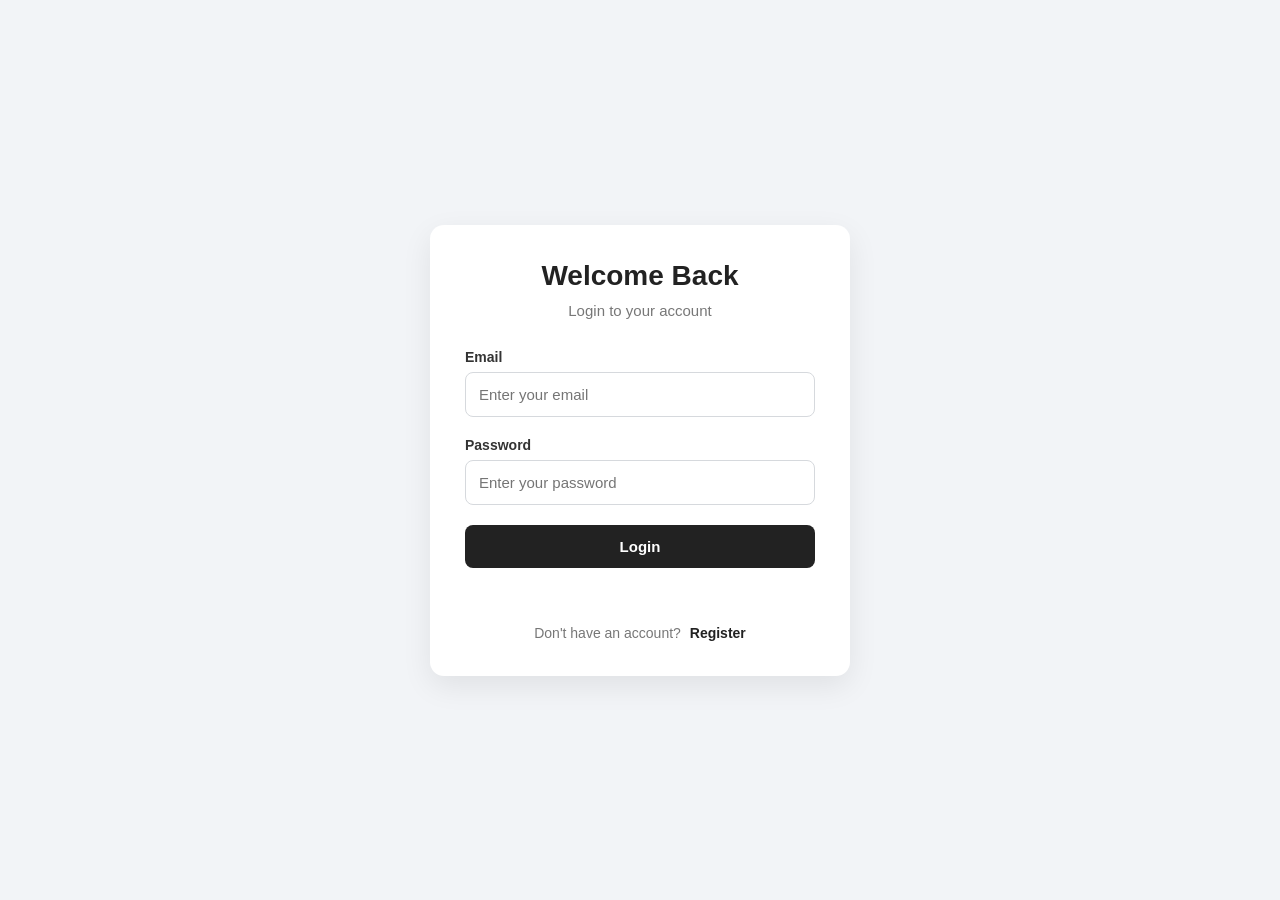
<file: index.html>
<!DOCTYPE html>
<html lang="en">
<head>
    <meta charset="UTF-8">
    <meta name="viewport" content="width=device-width, initial-scale=1.0">

    <title>Fullstack Auth</title>

    <link rel="stylesheet" href="style.css">
</head>

<body>

    <div class="container">

        <!-- Login Card -->
        <div class="auth-card">

            <h1>Welcome Back</h1>

            <p class="subtitle">
                Login to your account
            </p>

            <form id="loginForm">

                <div class="input-group">
                    <label for="loginEmail">
                        Email
                    </label>

                    <input
                        type="email"
                        id="loginEmail"
                        placeholder="Enter your email"
                        required
                    >
                </div>


                <div class="input-group">
                    <label for="loginPassword">
                        Password
                    </label>

                    <input
                        type="password"
                        id="loginPassword"
                        placeholder="Enter your password"
                        required
                    >
                </div>


                <button type="submit">
                    Login
                </button>

            </form>


            <p id="loginMessage" class="message"></p>


            <div class="switch">
                Don't have an account?

                <button
                    type="button"
                    class="link-button"
                    onclick="showRegister()"
                >
                    Register
                </button>
            </div>

        </div>


        <!-- Register Card -->
        <div
            class="auth-card hidden"
            id="registerCard"
        >

            <h1>Create Account</h1>

            <p class="subtitle">
                Register a new account
            </p>


            <form id="registerForm">

                <div class="input-group">

                    <label for="registerUsername">
                        Username
                    </label>

                    <input
                        type="text"
                        id="registerUsername"
                        placeholder="Enter username"
                        required
                    >

                </div>


                <div class="input-group">

                    <label for="registerEmail">
                        Email
                    </label>

                    <input
                        type="email"
                        id="registerEmail"
                        placeholder="Enter email"
                        required
                    >

                </div>


                <div class="input-group">

                    <label for="registerPassword">
                        Password
                    </label>

                    <input
                        type="password"
                        id="registerPassword"
                        placeholder="Enter password"
                        required
                    >

                </div>


                <button type="submit">
                    Register
                </button>

            </form>


            <p
                id="registerMessage"
                class="message"
            ></p>


            <div class="switch">

                Already have an account?

                <button
                    type="button"
                    class="link-button"
                    onclick="showLogin()"
                >
                    Login
                </button>

            </div>

        </div>


        <!-- Dashboard -->
        <div
            class="auth-card hidden"
            id="dashboardCard"
        >

            <h1>Dashboard</h1>

            <p class="subtitle">
                You are successfully logged in.
            </p>


            <div class="user-info">

                <p>
                    <strong>ID:</strong>
                    <span id="userId"></span>
                </p>

                <p>
                    <strong>Username:</strong>
                    <span id="username"></span>
                </p>

                <p>
                    <strong>Email:</strong>
                    <span id="userEmail"></span>
                </p>

            </div>


            <button
                type="button"
                onclick="logout()"
                class="logout-button"
            >
                Sign Out
            </button>

        </div>

    </div>


    <script src="script.js"></script>

</body>
</html>
</file>
<file: style.css>
* {
    box-sizing: border-box;
    margin: 0;
    padding: 0;
}


body {
    font-family: Arial, sans-serif;
    background: #f2f4f7;
    min-height: 100vh;

    display: flex;
    justify-content: center;
    align-items: center;

    padding: 20px;
}


.container {
    width: 100%;
    max-width: 420px;
}


.auth-card {
    background: white;

    width: 100%;

    padding: 35px;

    border-radius: 14px;

    box-shadow:
        0 10px 30px rgba(0, 0, 0, 0.08);
}


.auth-card h1 {
    text-align: center;

    margin-bottom: 10px;

    font-size: 28px;

    color: #222;
}


.subtitle {
    text-align: center;

    color: #777;

    margin-bottom: 30px;

    font-size: 15px;
}


.input-group {
    margin-bottom: 20px;
}


.input-group label {
    display: block;

    margin-bottom: 7px;

    font-size: 14px;

    font-weight: bold;

    color: #333;
}


.input-group input {
    width: 100%;

    padding: 13px;

    border: 1px solid #d6d9dd;

    border-radius: 8px;

    font-size: 15px;

    outline: none;

    transition: 0.2s;
}


.input-group input:focus {
    border-color: #333;

    box-shadow:
        0 0 0 3px rgba(0, 0, 0, 0.06);
}


button {
    width: 100%;

    padding: 13px;

    border: none;

    border-radius: 8px;

    background: #222;

    color: white;

    font-size: 15px;

    font-weight: bold;

    cursor: pointer;

    transition: 0.2s;
}


button:hover {
    background: #000;
}


.switch {
    text-align: center;

    margin-top: 22px;

    color: #777;

    font-size: 14px;
}


.link-button {
    width: auto;

    padding: 0;

    margin-left: 5px;

    background: none;

    color: #222;

    font-weight: bold;

    font-size: 14px;
}


.link-button:hover {
    background: none;

    text-decoration: underline;
}


.message {
    text-align: center;

    margin-top: 15px;

    font-size: 14px;

    min-height: 20px;
}


.user-info {
    background: #f7f7f7;

    border-radius: 10px;

    padding: 20px;

    margin-bottom: 25px;
}


.user-info p {
    margin-bottom: 12px;

    color: #444;
}


.user-info p:last-child {
    margin-bottom: 0;
}


.logout-button {
    background: #b42318;
}


.logout-button:hover {
    background: #8f1c13;
}


.hidden {
    display: none;
}


@media (max-width: 480px) {

    .auth-card {
        padding: 25px;
    }


    .auth-card h1 {
        font-size: 24px;
    }

}
</file>
<file: frontend/style.css>
* {
    box-sizing: border-box;
    margin: 0;
    padding: 0;
}


body {
    font-family: Arial, sans-serif;
    background: #f2f4f7;
    min-height: 100vh;

    display: flex;
    justify-content: center;
    align-items: center;

    padding: 20px;
}


.container {
    width: 100%;
    max-width: 420px;
}


.auth-card {
    background: white;

    width: 100%;

    padding: 35px;

    border-radius: 14px;

    box-shadow:
        0 10px 30px rgba(0, 0, 0, 0.08);
}


.auth-card h1 {
    text-align: center;

    margin-bottom: 10px;

    font-size: 28px;

    color: #222;
}


.subtitle {
    text-align: center;

    color: #777;

    margin-bottom: 30px;

    font-size: 15px;
}


.input-group {
    margin-bottom: 20px;
}


.input-group label {
    display: block;

    margin-bottom: 7px;

    font-size: 14px;

    font-weight: bold;

    color: #333;
}


.input-group input {
    width: 100%;

    padding: 13px;

    border: 1px solid #d6d9dd;

    border-radius: 8px;

    font-size: 15px;

    outline: none;

    transition: 0.2s;
}


.input-group input:focus {
    border-color: #333;

    box-shadow:
        0 0 0 3px rgba(0, 0, 0, 0.06);
}


button {
    width: 100%;

    padding: 13px;

    border: none;

    border-radius: 8px;

    background: #222;

    color: white;

    font-size: 15px;

    font-weight: bold;

    cursor: pointer;

    transition: 0.2s;
}


button:hover {
    background: #000;
}


.switch {
    text-align: center;

    margin-top: 22px;

    color: #777;

    font-size: 14px;
}


.link-button {
    width: auto;

    padding: 0;

    margin-left: 5px;

    background: none;

    color: #222;

    font-weight: bold;

    font-size: 14px;
}


.link-button:hover {
    background: none;

    text-decoration: underline;
}


.message {
    text-align: center;

    margin-top: 15px;

    font-size: 14px;

    min-height: 20px;
}


.user-info {
    background: #f7f7f7;

    border-radius: 10px;

    padding: 20px;

    margin-bottom: 25px;
}


.user-info p {
    margin-bottom: 12px;

    color: #444;
}


.user-info p:last-child {
    margin-bottom: 0;
}


.logout-button {
    background: #b42318;
}


.logout-button:hover {
    background: #8f1c13;
}


.hidden {
    display: none;
}


@media (max-width: 480px) {

    .auth-card {
        padding: 25px;
    }


    .auth-card h1 {
        font-size: 24px;
    }

}
</file>
